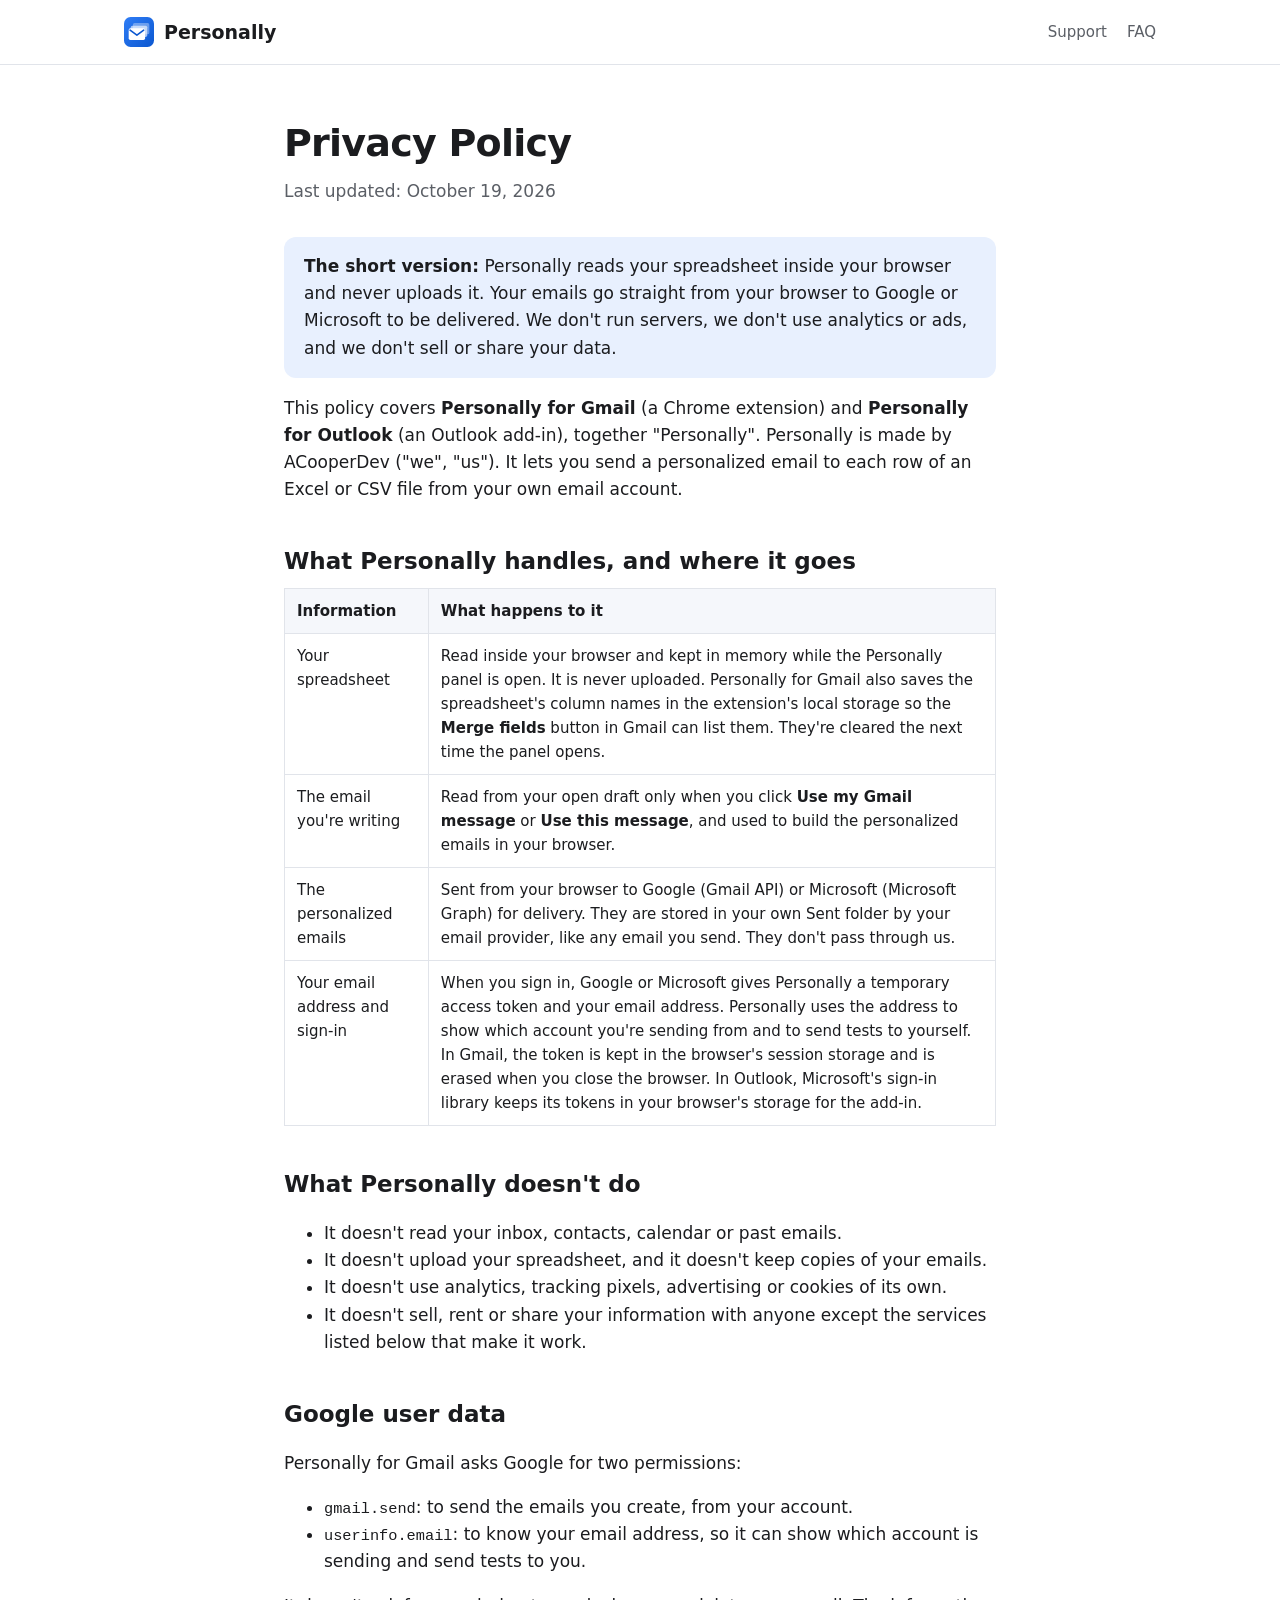
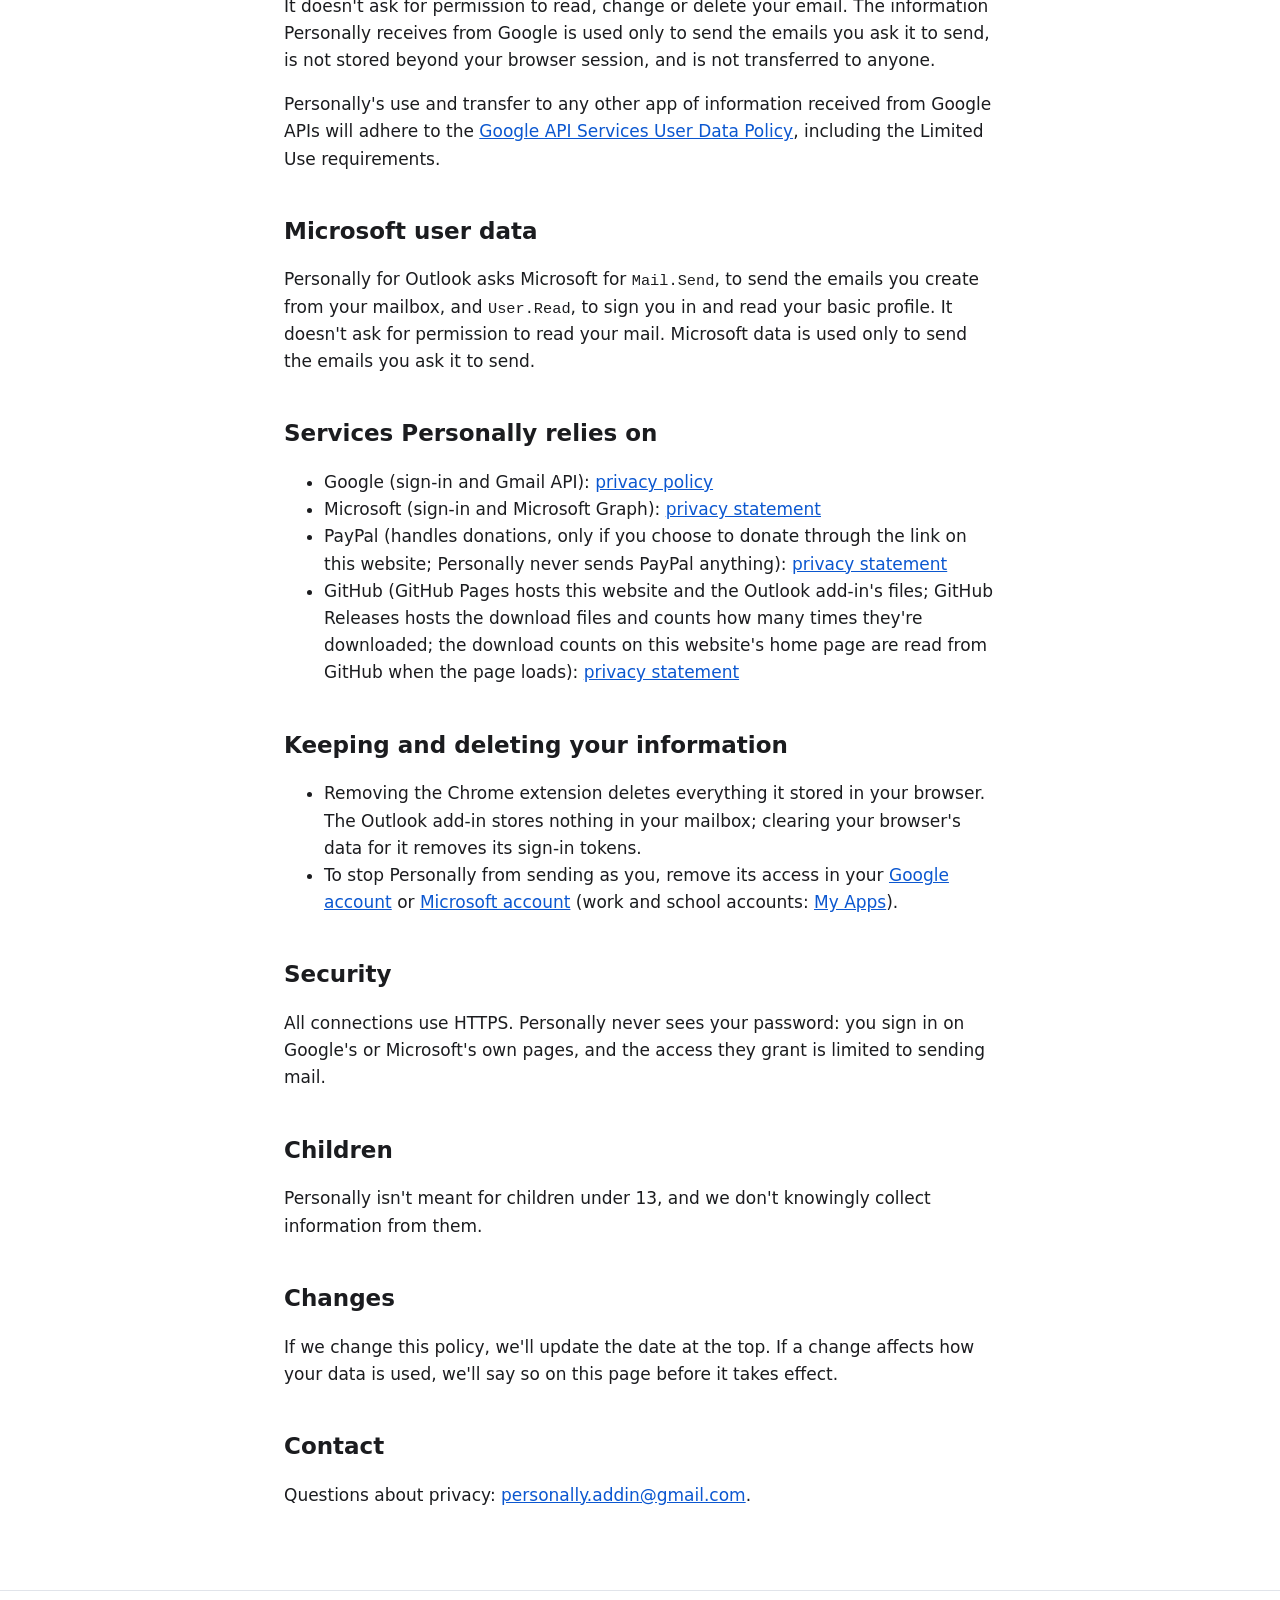
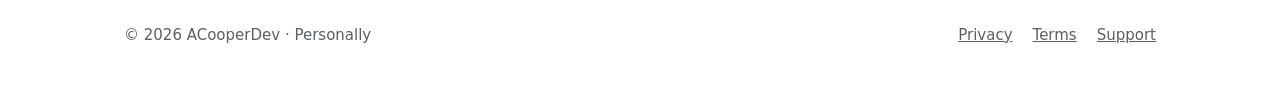
<file: privacy.html>
<!doctype html>
<html lang="en">
  <head>
    <meta charset="utf-8" />
    <meta name="viewport" content="width=device-width, initial-scale=1" />
    <title>Privacy Policy · Personally</title>
    <meta name="description" content="How Personally for Gmail and Personally for Outlook handle your data." />
    <link rel="icon" href="icon.svg" type="image/svg+xml" />
    <link rel="icon" href="icon-64.png" type="image/png" sizes="64x64" />
    <link rel="stylesheet" href="style.css" />
  </head>
  <body>
    <header class="site-header">
      <div class="wrap">
        <a class="brand" href="./"><img src="icon.svg" alt="" />Personally</a>
        <nav>
          <a href="./#support">Support</a>
          <a href="./#faq">FAQ</a>
        </nav>
      </div>
    </header>

    <main class="wrap doc">
      <h1>Privacy Policy</h1>
      <p class="updated">Last updated: October 19, 2026</p>

      <p class="callout">
        <strong>The short version:</strong> Personally reads your spreadsheet inside your browser and never uploads it. Your emails go
        straight from your browser to Google or Microsoft to be delivered. We don't run servers, we don't use analytics or ads, and we
        don't sell or share your data.
      </p>

      <p>
        This policy covers <strong>Personally for Gmail</strong> (a Chrome extension) and <strong>Personally for Outlook</strong> (an
        Outlook add-in), together "Personally". Personally is made by ACooperDev ("we", "us"). It lets you send a personalized email to
        each row of an Excel or CSV file from your own email account.
      </p>

      <h2>What Personally handles, and where it goes</h2>
      <div class="table-scroll">
        <table>
          <tr>
            <th>Information</th>
            <th>What happens to it</th>
          </tr>
          <tr>
            <td>Your spreadsheet</td>
            <td>
              Read inside your browser and kept in memory while the Personally panel is open. It is never uploaded. Personally for Gmail
              also saves the spreadsheet's column names in the extension's local storage so the <strong>Merge fields</strong> button in
              Gmail can list them. They're cleared the next time the panel opens.
            </td>
          </tr>
          <tr>
            <td>The email you're writing</td>
            <td>
              Read from your open draft only when you click <strong>Use my Gmail message</strong> or <strong>Use this message</strong>,
              and used to build the personalized emails in your browser.
            </td>
          </tr>
          <tr>
            <td>The personalized emails</td>
            <td>
              Sent from your browser to Google (Gmail API) or Microsoft (Microsoft Graph) for delivery. They are stored in your own Sent
              folder by your email provider, like any email you send. They don't pass through us.
            </td>
          </tr>
          <tr>
            <td>Your email address and sign-in</td>
            <td>
              When you sign in, Google or Microsoft gives Personally a temporary access token and your email address. Personally uses the
              address to show which account you're sending from and to send tests to yourself. In Gmail, the token is kept in the
              browser's session storage and is erased when you close the browser. In Outlook, Microsoft's sign-in library keeps its
              tokens in your browser's storage for the add-in.
            </td>
          </tr>
        </table>
      </div>

      <h2>What Personally doesn't do</h2>
      <ul>
        <li>It doesn't read your inbox, contacts, calendar or past emails.</li>
        <li>It doesn't upload your spreadsheet, and it doesn't keep copies of your emails.</li>
        <li>It doesn't use analytics, tracking pixels, advertising or cookies of its own.</li>
        <li>It doesn't sell, rent or share your information with anyone except the services listed below that make it work.</li>
      </ul>

      <h2>Google user data</h2>
      <p>Personally for Gmail asks Google for two permissions:</p>
      <ul>
        <li><code>gmail.send</code>: to send the emails you create, from your account.</li>
        <li><code>userinfo.email</code>: to know your email address, so it can show which account is sending and send tests to you.</li>
      </ul>
      <p>
        It doesn't ask for permission to read, change or delete your email. The information Personally receives from Google is used only
        to send the emails you ask it to send, is not stored beyond your browser session, and is not transferred to anyone.
      </p>
      <p>
        Personally's use and transfer to any other app of information received from Google APIs will adhere to the
        <a href="https://developers.google.com/terms/api-services-user-data-policy">Google API Services User Data Policy</a>, including
        the Limited Use requirements.
      </p>

      <h2>Microsoft user data</h2>
      <p>
        Personally for Outlook asks Microsoft for <code>Mail.Send</code>, to send the emails you create from your mailbox, and
        <code>User.Read</code>, to sign you in and read your basic profile. It doesn't ask for permission to read your mail. Microsoft
        data is used only to send the emails you ask it to send.
      </p>

      <h2>Services Personally relies on</h2>
      <ul>
        <li>Google (sign-in and Gmail API): <a href="https://policies.google.com/privacy">privacy policy</a></li>
        <li>Microsoft (sign-in and Microsoft Graph): <a href="https://privacy.microsoft.com/privacystatement">privacy statement</a></li>
        <li>PayPal (handles donations, only if you choose to donate through the link on this website; Personally never sends PayPal anything): <a href="https://www.paypal.com/myaccount/privacy/privacyhub">privacy statement</a></li>
        <li>GitHub (GitHub Pages hosts this website and the Outlook add-in's files; GitHub Releases hosts the download files and counts how many times they're downloaded; the download counts on this website's home page are read from GitHub when the page loads): <a href="https://docs.github.com/site-policy/privacy-policies/github-general-privacy-statement">privacy statement</a></li>
      </ul>

      <h2>Keeping and deleting your information</h2>
      <ul>
        <li>
          Removing the Chrome extension deletes everything it stored in your browser. The Outlook add-in stores nothing in your mailbox;
          clearing your browser's data for it removes its sign-in tokens.
        </li>
        <li>
          To stop Personally from sending as you, remove its access in your
          <a href="https://myaccount.google.com/permissions">Google account</a> or
          <a href="https://account.live.com/consent/Manage">Microsoft account</a> (work and school accounts:
          <a href="https://myapps.microsoft.com">My Apps</a>).
        </li>
      </ul>

      <h2>Security</h2>
      <p>
        All connections use HTTPS. Personally never sees your password: you sign in on Google's or Microsoft's own pages, and the access
        they grant is limited to sending mail.
      </p>

      <h2>Children</h2>
      <p>Personally isn't meant for children under 13, and we don't knowingly collect information from them.</p>

      <h2>Changes</h2>
      <p>
        If we change this policy, we'll update the date at the top. If a change affects how your data is used, we'll say so on this page
        before it takes effect.
      </p>

      <h2>Contact</h2>
      <p>Questions about privacy: <a href="mailto:personally.addin@gmail.com">personally.addin@gmail.com</a>.</p>
    </main>

    <footer class="site-footer">
      <div class="wrap">
        <span>© 2026 ACooperDev · Personally</span>
        <nav>
          <a href="privacy.html">Privacy</a>
          <a href="terms.html">Terms</a>
          <a href="mailto:personally.addin@gmail.com">Support</a>
        </nav>
      </div>
    </footer>
  </body>
</html>
</file>
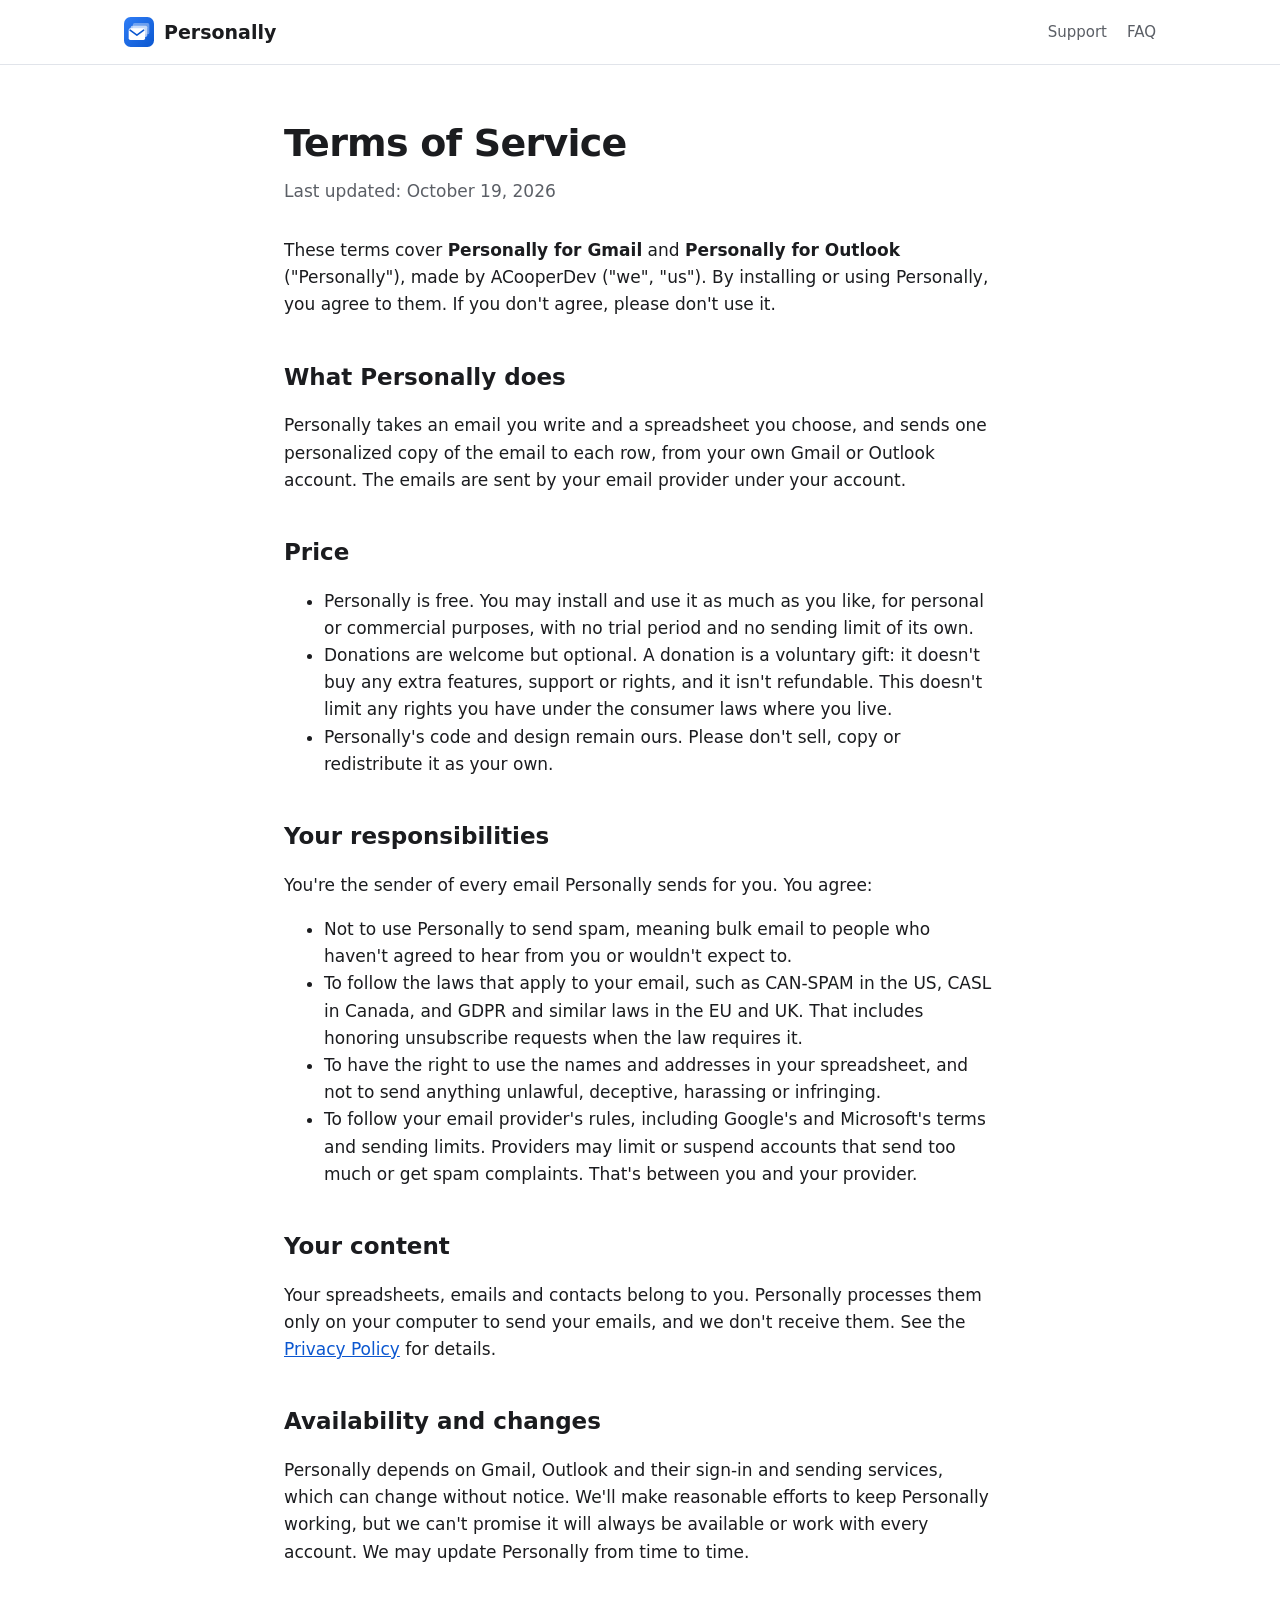
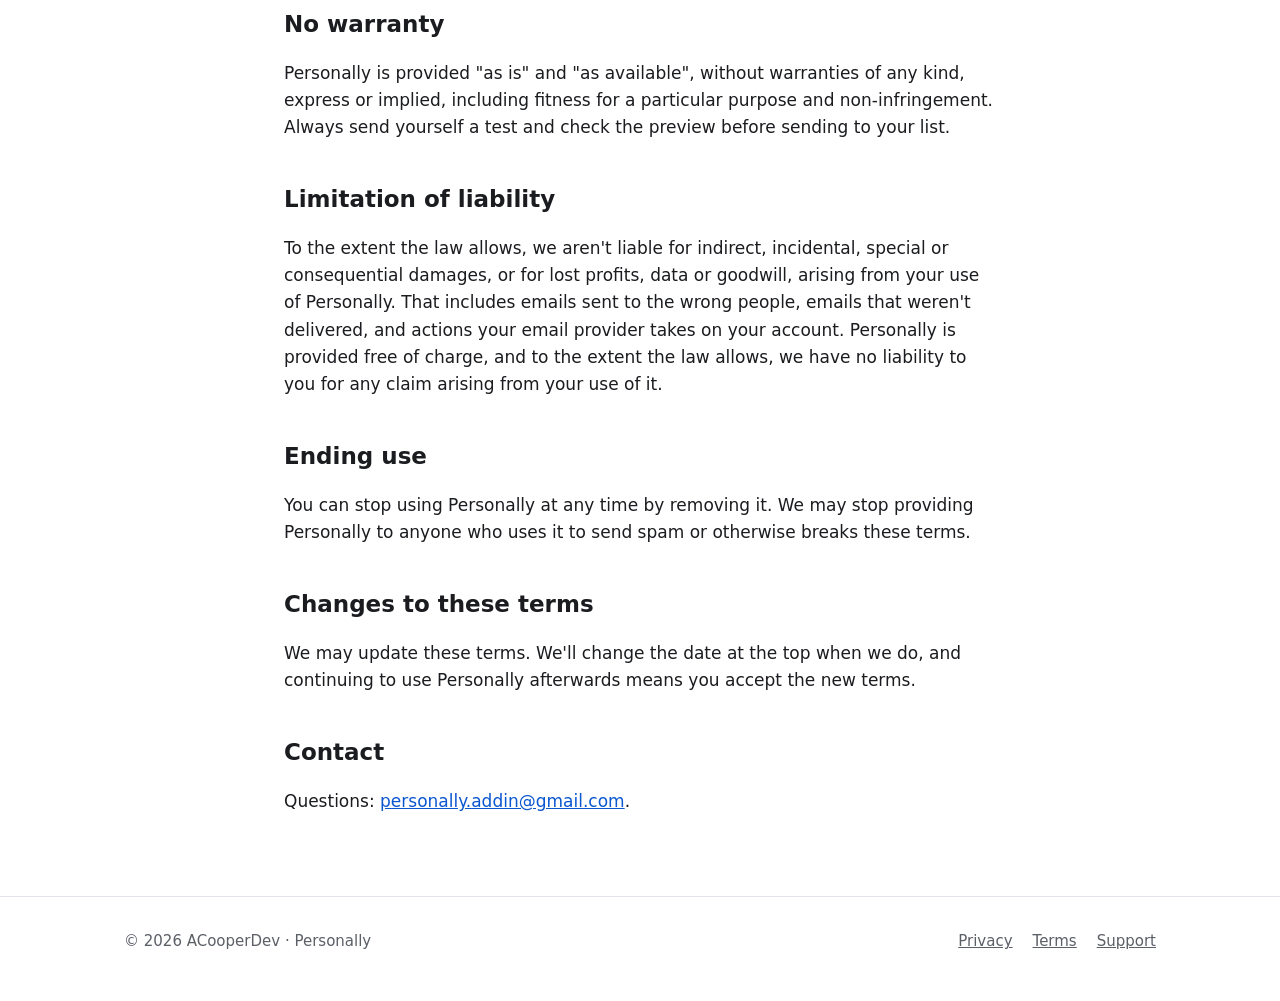
<file: terms.html>
<!doctype html>
<html lang="en">
  <head>
    <meta charset="utf-8" />
    <meta name="viewport" content="width=device-width, initial-scale=1" />
    <title>Terms of Service · Personally</title>
    <meta name="description" content="Terms for using Personally for Gmail and Personally for Outlook." />
    <link rel="icon" href="icon.svg" type="image/svg+xml" />
    <link rel="icon" href="icon-64.png" type="image/png" sizes="64x64" />
    <link rel="stylesheet" href="style.css" />
  </head>
  <body>
    <header class="site-header">
      <div class="wrap">
        <a class="brand" href="./"><img src="icon.svg" alt="" />Personally</a>
        <nav>
          <a href="./#support">Support</a>
          <a href="./#faq">FAQ</a>
        </nav>
      </div>
    </header>

    <main class="wrap doc">
      <h1>Terms of Service</h1>
      <p class="updated">Last updated: October 19, 2026</p>

      <p>
        These terms cover <strong>Personally for Gmail</strong> and <strong>Personally for Outlook</strong> ("Personally"), made by
        ACooperDev ("we", "us"). By installing or using Personally, you agree to them. If you don't agree, please don't use it.
      </p>

      <h2>What Personally does</h2>
      <p>
        Personally takes an email you write and a spreadsheet you choose, and sends one personalized copy of the email to each row, from
        your own Gmail or Outlook account. The emails are sent by your email provider under your account.
      </p>

      <h2>Price</h2>
      <ul>
        <li>
          Personally is free. You may install and use it as much as you like, for personal or commercial purposes, with no trial period
          and no sending limit of its own.
        </li>
        <li>
          Donations are welcome but optional. A donation is a voluntary gift: it doesn't buy any extra features, support or rights, and
          it isn't refundable. This doesn't limit any rights you have under the consumer laws where you live.
        </li>
        <li>Personally's code and design remain ours. Please don't sell, copy or redistribute it as your own.</li>
      </ul>

      <h2>Your responsibilities</h2>
      <p>You're the sender of every email Personally sends for you. You agree:</p>
      <ul>
        <li>
          Not to use Personally to send spam, meaning bulk email to people who haven't agreed to hear from you or wouldn't expect to.
        </li>
        <li>
          To follow the laws that apply to your email, such as CAN-SPAM in the US, CASL in Canada, and GDPR and similar laws in the EU and
          UK. That includes honoring unsubscribe requests when the law requires it.
        </li>
        <li>
          To have the right to use the names and addresses in your spreadsheet, and not to send anything unlawful, deceptive, harassing
          or infringing.
        </li>
        <li>
          To follow your email provider's rules, including Google's and Microsoft's terms and sending limits. Providers may limit or
          suspend accounts that send too much or get spam complaints. That's between you and your provider.
        </li>
      </ul>

      <h2>Your content</h2>
      <p>
        Your spreadsheets, emails and contacts belong to you. Personally processes them only on your computer to send your emails, and
        we don't receive them. See the <a href="privacy.html">Privacy Policy</a> for details.
      </p>

      <h2>Availability and changes</h2>
      <p>
        Personally depends on Gmail, Outlook and their sign-in and sending services, which can change without notice. We'll make
        reasonable efforts to keep Personally working, but we can't promise it will always be available or work with every account. We
        may update Personally from time to time.
      </p>

      <h2>No warranty</h2>
      <p>
        Personally is provided "as is" and "as available", without warranties of any kind, express or implied, including fitness for a
        particular purpose and non-infringement. Always send yourself a test and check the preview before sending to your list.
      </p>

      <h2>Limitation of liability</h2>
      <p>
        To the extent the law allows, we aren't liable for indirect, incidental, special or consequential damages, or for lost profits,
        data or goodwill, arising from your use of Personally. That includes emails sent to the wrong people, emails that weren't
        delivered, and actions your email provider takes on your account. Personally is provided free of charge, and to the extent the
        law allows, we have no liability to you for any claim arising from your use of it.
      </p>

      <h2>Ending use</h2>
      <p>
        You can stop using Personally at any time by removing it. We may stop providing Personally to anyone who uses it to send spam or
        otherwise breaks these terms.
      </p>

      <h2>Changes to these terms</h2>
      <p>
        We may update these terms. We'll change the date at the top when we do, and continuing to use Personally afterwards means you
        accept the new terms.
      </p>

      <h2>Contact</h2>
      <p>Questions: <a href="mailto:personally.addin@gmail.com">personally.addin@gmail.com</a>.</p>
    </main>

    <footer class="site-footer">
      <div class="wrap">
        <span>© 2026 ACooperDev · Personally</span>
        <nav>
          <a href="privacy.html">Privacy</a>
          <a href="terms.html">Terms</a>
          <a href="mailto:personally.addin@gmail.com">Support</a>
        </nav>
      </div>
    </footer>
  </body>
</html>
</file>
<file: style.css>
:root {
  --bg: #ffffff;
  --fg: #1b1c1f;
  --muted: #5b5f66;
  --border: #e1e4ea;
  --surface: #f5f7fb;
  --card: #ffffff;
  --accent: #0b57d0;
  --accent-hover: #0a4bb3;
  --accent-fg: #ffffff;
  --accent-soft: #e8f0fe;
  --field-bg: #fff4d6;
  --field-fg: #7a4f01;
  --shadow: 0 1px 2px rgb(16 24 40 / 6%), 0 8px 24px rgb(16 24 40 / 8%);
  color-scheme: light dark;
}

@media (prefers-color-scheme: dark) {
  :root {
    --bg: #15171b;
    --fg: #e6e7ea;
    --muted: #a4a8b0;
    --border: #2c3038;
    --surface: #1c1f25;
    --card: #20242b;
    --accent: #8ab4f8;
    --accent-hover: #a8c7fa;
    --accent-fg: #0b1d3d;
    --accent-soft: #1e2a40;
    --field-bg: #3b2e05;
    --field-fg: #fdd663;
    --shadow: 0 1px 2px rgb(0 0 0 / 30%), 0 8px 24px rgb(0 0 0 / 35%);
  }
}

* {
  box-sizing: border-box;
}

html {
  -webkit-text-size-adjust: 100%;
}

body {
  margin: 0;
  background: var(--bg);
  color: var(--fg);
  font: 17px/1.6 system-ui, -apple-system, "Segoe UI", Roboto, "Helvetica Neue", sans-serif;
}

a {
  color: var(--accent);
}

a:hover {
  color: var(--accent-hover);
}

code,
.field {
  font: 0.9em/1 ui-monospace, "SF Mono", Menlo, Consolas, monospace;
}

.field {
  display: inline-block;
  padding: 0.15em 0.35em;
  border-radius: 5px;
  background: var(--field-bg);
  color: var(--field-fg);
  white-space: nowrap;
}

.wrap {
  max-width: 1080px;
  margin: 0 auto;
  padding: 0 24px;
}

/* Header */

.site-header {
  border-bottom: 1px solid var(--border);
}

.site-header .wrap {
  display: flex;
  align-items: center;
  justify-content: space-between;
  gap: 16px;
  height: 64px;
}

.brand {
  display: flex;
  align-items: center;
  gap: 10px;
  color: var(--fg);
  font-weight: 700;
  font-size: 19px;
  text-decoration: none;
}

.brand:hover {
  color: var(--fg);
}

.brand img {
  width: 30px;
  height: 30px;
}

.site-header nav {
  display: flex;
  gap: 20px;
  font-size: 15px;
}

.site-header nav a {
  color: var(--muted);
  text-decoration: none;
}

.site-header nav a:hover {
  color: var(--fg);
}

/* Buttons */

.buttons {
  display: flex;
  flex-wrap: wrap;
  gap: 12px;
}

.button {
  display: inline-flex;
  align-items: center;
  gap: 8px;
  padding: 12px 20px;
  border-radius: 999px;
  border: 1px solid var(--accent);
  background: var(--accent);
  color: var(--accent-fg);
  font-weight: 600;
  font-size: 16px;
  text-decoration: none;
}

a.button:hover {
  background: var(--accent-hover);
  border-color: var(--accent-hover);
  color: var(--accent-fg);
}

.button.secondary {
  background: transparent;
  color: var(--accent);
}

a.button.secondary:hover {
  background: var(--accent-soft);
  color: var(--accent);
}

/* Hero */

.hero {
  padding: 72px 0 64px;
}

.hero .wrap {
  display: grid;
  grid-template-columns: 1.05fr 1fr;
  gap: 56px;
  align-items: center;
}

.hero h1 {
  margin: 0 0 20px;
  font-size: clamp(34px, 5vw, 50px);
  line-height: 1.1;
  letter-spacing: -0.02em;
}

.lede {
  margin: 0 0 28px;
  font-size: 19px;
  color: var(--muted);
}

.fine {
  margin: 16px 0 0;
  font-size: 15px;
  color: var(--muted);
}

/* Hero illustration: spreadsheet rows becoming emails */

.demo {
  display: grid;
  gap: 16px;
}

.sheet,
.mail {
  background: var(--card);
  border: 1px solid var(--border);
  border-radius: 12px;
  box-shadow: var(--shadow);
}

.sheet {
  overflow: hidden;
  font-size: 14px;
}

.sheet table {
  width: 100%;
  border-collapse: collapse;
}

.sheet th,
.sheet td {
  padding: 8px 12px;
  border-bottom: 1px solid var(--border);
  text-align: left;
  white-space: nowrap;
}

.sheet th {
  background: var(--surface);
  font-weight: 600;
}

.sheet th .field {
  font-size: 12px;
}

.sheet tr:last-child td {
  border-bottom: 0;
}

.sheet td:nth-child(2) {
  color: var(--muted);
}

.mails {
  display: grid;
  grid-template-columns: repeat(3, 1fr);
  gap: 12px;
}

.mail {
  padding: 12px 14px;
  font-size: 13.5px;
  line-height: 1.45;
}

.mail .to {
  color: var(--muted);
  font-size: 12px;
  overflow: hidden;
  text-overflow: ellipsis;
  white-space: nowrap;
}

.mail .subject {
  margin: 2px 0 6px;
  font-weight: 600;
}

.mail mark {
  background: var(--accent-soft);
  color: inherit;
  border-radius: 3px;
  padding: 0 2px;
}

.arrow {
  text-align: center;
  color: var(--muted);
  font-size: 14px;
}

/* Sections */

section {
  padding: 64px 0;
}

section.alt {
  background: var(--surface);
  border-top: 1px solid var(--border);
  border-bottom: 1px solid var(--border);
}

section h2 {
  margin: 0 0 12px;
  font-size: clamp(26px, 3.5vw, 34px);
  line-height: 1.2;
  letter-spacing: -0.01em;
}

.section-lede {
  margin: 0 0 36px;
  max-width: 640px;
  color: var(--muted);
}

.grid {
  display: grid;
  grid-template-columns: repeat(3, 1fr);
  gap: 24px;
}

.card {
  padding: 24px;
  background: var(--card);
  border: 1px solid var(--border);
  border-radius: 14px;
}

.card h3 {
  margin: 0 0 8px;
  font-size: 18px;
}

.card p {
  margin: 0;
  color: var(--muted);
  font-size: 16px;
}

/* Download and install */

.install {
  display: grid;
  grid-template-columns: 1fr 1fr;
  gap: 24px;
  align-items: start;
}

.install .buttons {
  margin: 18px 0 4px;
}

.downloads {
  align-self: center;
  font-size: 14px;
  color: var(--muted);
}

.install ol {
  margin: 16px 0;
  padding-left: 22px;
  font-size: 16px;
}

.install li {
  margin: 8px 0;
}

.install code {
  overflow-wrap: anywhere;
}

.install .fine {
  font-size: 14px;
}

.step-num {
  display: inline-grid;
  place-items: center;
  width: 32px;
  height: 32px;
  margin-bottom: 14px;
  border-radius: 50%;
  background: var(--accent);
  color: var(--accent-fg);
  font-weight: 700;
}

/* Pricing */

.support {
  max-width: 760px;
}

.support ul {
  margin: 0 0 24px;
  padding-left: 22px;
}

.support li {
  margin: 6px 0;
}

/* FAQ */

.faq {
  max-width: 760px;
}

.faq details {
  border-bottom: 1px solid var(--border);
  padding: 16px 0;
}

.faq summary {
  cursor: pointer;
  font-weight: 600;
  font-size: 18px;
}

.faq details p {
  margin: 10px 0 0;
  color: var(--muted);
}

/* Legal pages */

.doc {
  max-width: 760px;
  padding-top: 48px;
  padding-bottom: 64px;
}

.doc h1 {
  margin: 0 0 4px;
  font-size: 38px;
  letter-spacing: -0.02em;
}

.doc .updated {
  margin: 0 0 32px;
  color: var(--muted);
}

.doc h2 {
  margin: 40px 0 8px;
  font-size: 23px;
}

.doc h3 {
  margin: 24px 0 4px;
  font-size: 18px;
}

.doc table {
  width: 100%;
  border-collapse: collapse;
  font-size: 15px;
}

.doc th,
.doc td {
  padding: 10px 12px;
  border: 1px solid var(--border);
  text-align: left;
  vertical-align: top;
}

.doc th {
  background: var(--surface);
}

.doc .table-scroll {
  overflow-x: auto;
}

.callout {
  padding: 16px 20px;
  border-radius: 12px;
  background: var(--accent-soft);
}

/* Footer */

.site-footer {
  padding: 32px 0 48px;
  border-top: 1px solid var(--border);
  color: var(--muted);
  font-size: 15px;
}

.site-footer .wrap {
  display: flex;
  flex-wrap: wrap;
  justify-content: space-between;
  gap: 12px 24px;
}

.site-footer nav {
  display: flex;
  flex-wrap: wrap;
  gap: 20px;
}

.site-footer a {
  color: var(--muted);
}

/* Screenshots */

.tabs > input {
  position: absolute;
  opacity: 0;
  pointer-events: none;
}

.tabs > label {
  display: inline-block;
  margin: 0 8px 24px 0;
  padding: 8px 18px;
  border: 1px solid var(--border);
  border-radius: 999px;
  color: var(--muted);
  font-weight: 600;
  cursor: pointer;
}

.tabs > input:checked + label {
  background: var(--accent);
  border-color: var(--accent);
  color: var(--accent-fg);
}

.tabs > input:focus-visible + label {
  outline: 2px solid var(--accent);
  outline-offset: 2px;
}

.shots {
  display: none;
  grid-template-columns: repeat(3, 1fr);
  gap: 24px;
}

#tab-gmail:checked ~ #shots-gmail,
#tab-outlook:checked ~ #shots-outlook {
  display: grid;
}

.shots figure {
  margin: 0;
}

.shots img {
  display: block;
  width: 100%;
  height: auto;
  background: #fff;
  border: 1px solid var(--border);
  border-radius: 14px;
  box-shadow: var(--shadow);
}

.shots figcaption {
  margin-top: 16px;
  color: var(--muted);
}

.shots figcaption strong {
  display: block;
  margin-bottom: 4px;
  color: var(--fg);
  font-size: 18px;
}

/* Narrow screens */

@media (max-width: 860px) {
  .hero {
    padding: 40px 0 48px;
  }

  .hero .wrap,
  .grid,
  .install,
  #tab-gmail:checked ~ #shots-gmail,
  #tab-outlook:checked ~ #shots-outlook {
    grid-template-columns: 1fr;
  }

  .hero .wrap {
    gap: 40px;
  }

  .shots img {
    max-width: 380px;
  }

  section {
    padding: 48px 0;
  }
}

@media (max-width: 560px) {
  .wrap {
    padding: 0 16px;
  }

  .site-header nav a.optional {
    display: none;
  }

  .mails {
    grid-template-columns: 1fr;
  }

  .mail:nth-child(n + 2) {
    display: none;
  }

  .sheet th:nth-child(3),
  .sheet td:nth-child(3) {
    display: none;
  }
}
</file>
